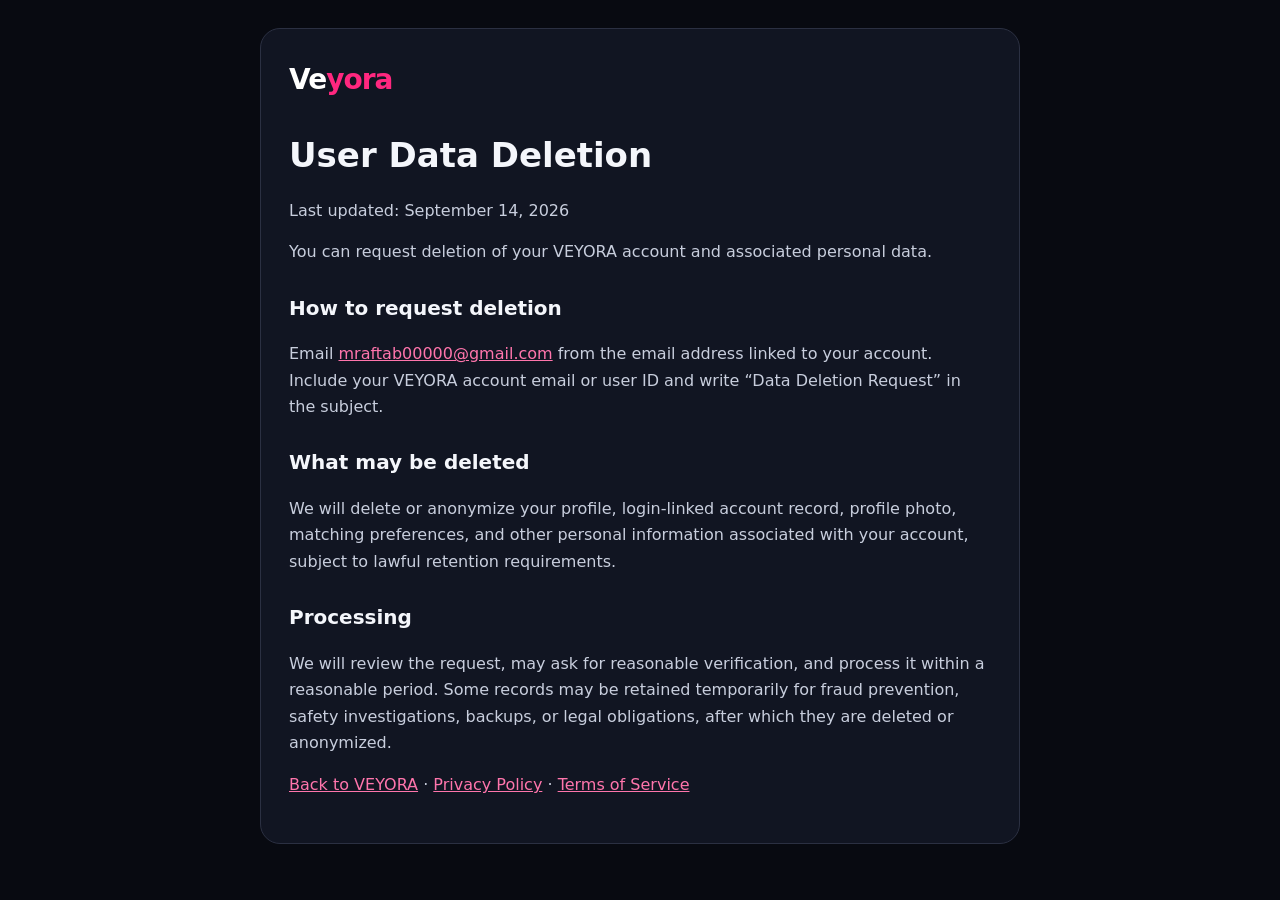
<file: data-deletion.html>
<!doctype html><html lang="en"><head><meta charset="utf-8"><meta name="viewport" content="width=device-width,initial-scale=1"><title>Data Deletion — VEYORA</title><link rel="stylesheet" href="styles.css"></head><body class="legalPage"><main class="legalCard"><a class="logo" href="index.html">Ve<span>yora</span></a><h1>User Data Deletion</h1><p class="muted">Last updated: September 14, 2026</p><p>You can request deletion of your VEYORA account and associated personal data.</p><h2>How to request deletion</h2><p>Email <a href="mailto:mraftab00000@gmail.com?subject=VEYORA%20Data%20Deletion%20Request">mraftab00000@gmail.com</a> from the email address linked to your account. Include your VEYORA account email or user ID and write “Data Deletion Request” in the subject.</p><h2>What may be deleted</h2><p>We will delete or anonymize your profile, login-linked account record, profile photo, matching preferences, and other personal information associated with your account, subject to lawful retention requirements.</p><h2>Processing</h2><p>We will review the request, may ask for reasonable verification, and process it within a reasonable period. Some records may be retained temporarily for fraud prevention, safety investigations, backups, or legal obligations, after which they are deleted or anonymized.</p><p><a href="index.html">Back to VEYORA</a> · <a href="privacy-policy.html">Privacy Policy</a> · <a href="terms.html">Terms of Service</a></p></main></body></html>
</file>
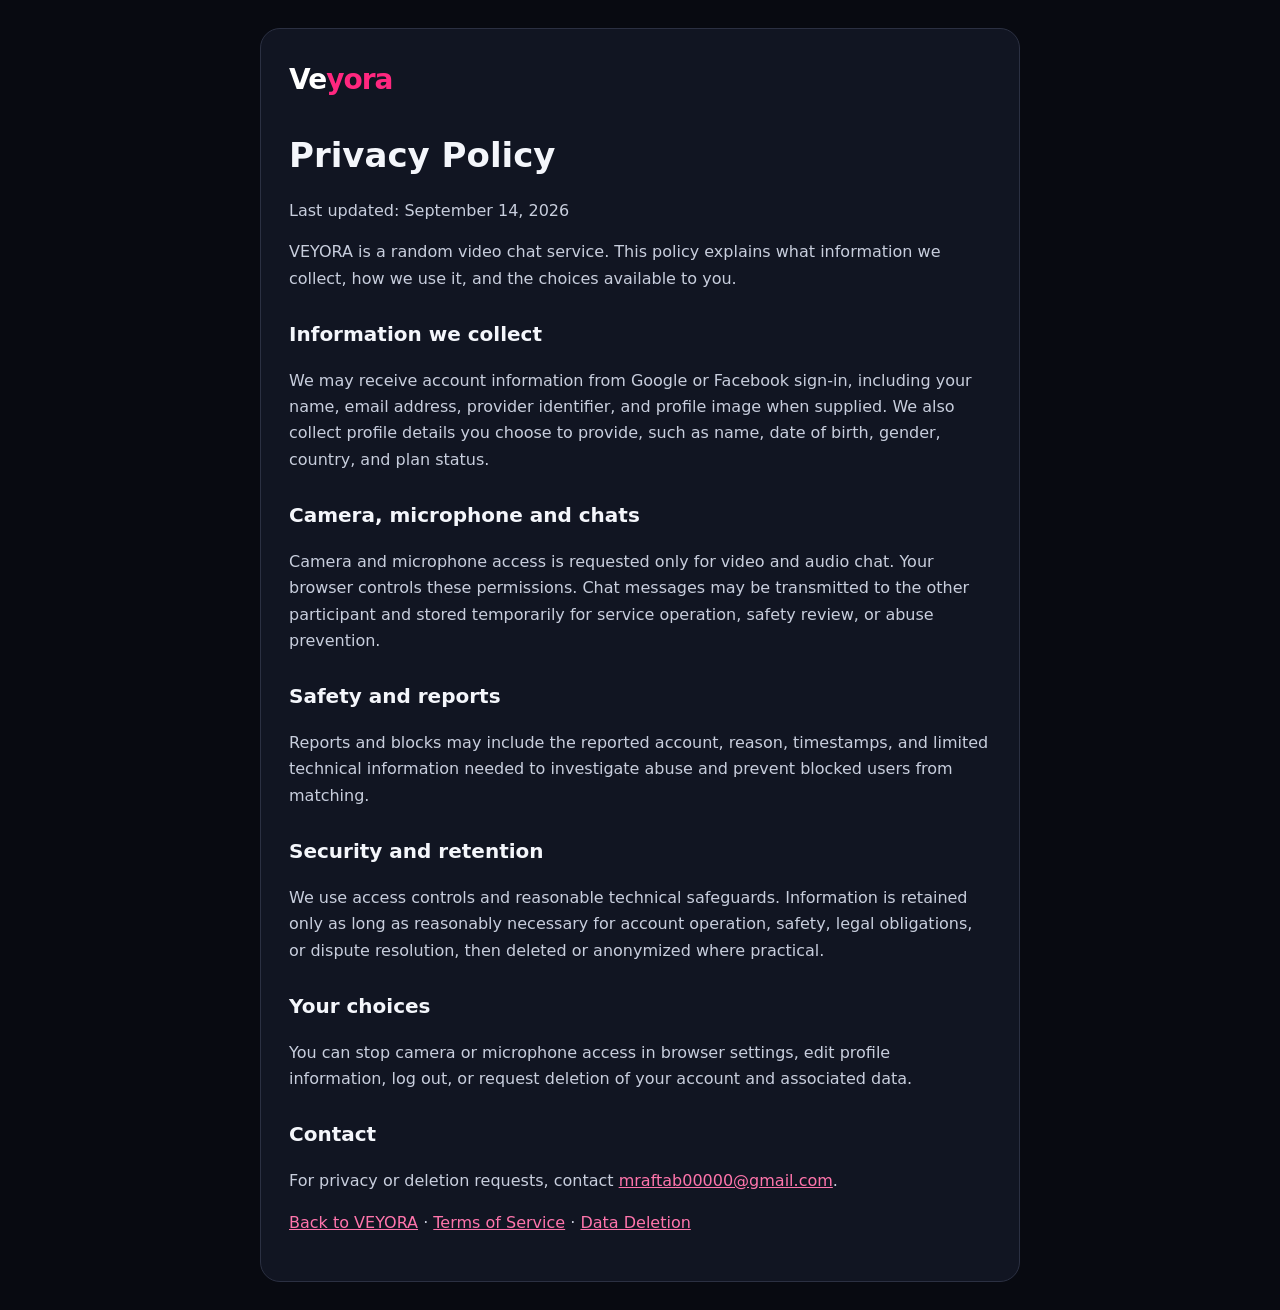
<file: privacy-policy.html>
<!doctype html><html lang="en"><head><meta charset="utf-8"><meta name="viewport" content="width=device-width,initial-scale=1"><title>Privacy Policy — VEYORA</title><link rel="stylesheet" href="styles.css"></head><body class="legalPage"><main class="legalCard"><a class="logo" href="index.html">Ve<span>yora</span></a><h1>Privacy Policy</h1><p class="muted">Last updated: September 14, 2026</p><p>VEYORA is a random video chat service. This policy explains what information we collect, how we use it, and the choices available to you.</p><h2>Information we collect</h2><p>We may receive account information from Google or Facebook sign-in, including your name, email address, provider identifier, and profile image when supplied. We also collect profile details you choose to provide, such as name, date of birth, gender, country, and plan status.</p><h2>Camera, microphone and chats</h2><p>Camera and microphone access is requested only for video and audio chat. Your browser controls these permissions. Chat messages may be transmitted to the other participant and stored temporarily for service operation, safety review, or abuse prevention.</p><h2>Safety and reports</h2><p>Reports and blocks may include the reported account, reason, timestamps, and limited technical information needed to investigate abuse and prevent blocked users from matching.</p><h2>Security and retention</h2><p>We use access controls and reasonable technical safeguards. Information is retained only as long as reasonably necessary for account operation, safety, legal obligations, or dispute resolution, then deleted or anonymized where practical.</p><h2>Your choices</h2><p>You can stop camera or microphone access in browser settings, edit profile information, log out, or request deletion of your account and associated data.</p><h2>Contact</h2><p>For privacy or deletion requests, contact <a href="mailto:mraftab00000@gmail.com">mraftab00000@gmail.com</a>.</p><p><a href="index.html">Back to VEYORA</a> · <a href="terms.html">Terms of Service</a> · <a href="data-deletion.html">Data Deletion</a></p></main></body></html>
</file>
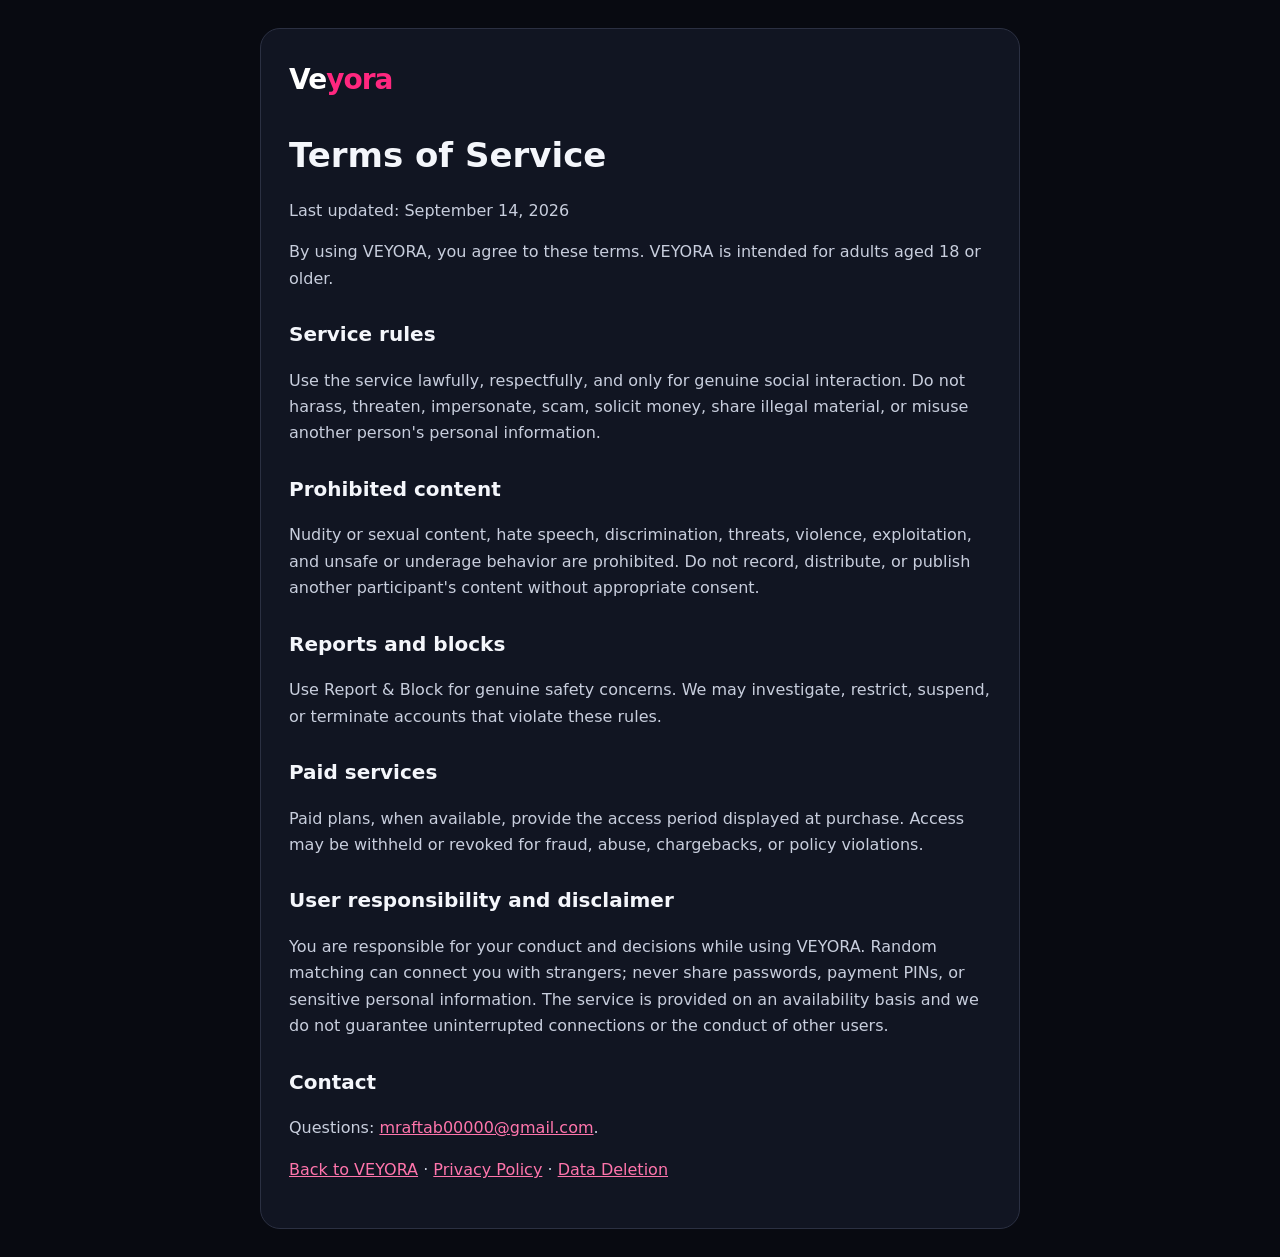
<file: terms.html>
<!doctype html><html lang="en"><head><meta charset="utf-8"><meta name="viewport" content="width=device-width,initial-scale=1"><title>Terms of Service — VEYORA</title><link rel="stylesheet" href="styles.css"></head><body class="legalPage"><main class="legalCard"><a class="logo" href="index.html">Ve<span>yora</span></a><h1>Terms of Service</h1><p class="muted">Last updated: September 14, 2026</p><p>By using VEYORA, you agree to these terms. VEYORA is intended for adults aged 18 or older.</p><h2>Service rules</h2><p>Use the service lawfully, respectfully, and only for genuine social interaction. Do not harass, threaten, impersonate, scam, solicit money, share illegal material, or misuse another person's personal information.</p><h2>Prohibited content</h2><p>Nudity or sexual content, hate speech, discrimination, threats, violence, exploitation, and unsafe or underage behavior are prohibited. Do not record, distribute, or publish another participant's content without appropriate consent.</p><h2>Reports and blocks</h2><p>Use Report &amp; Block for genuine safety concerns. We may investigate, restrict, suspend, or terminate accounts that violate these rules.</p><h2>Paid services</h2><p>Paid plans, when available, provide the access period displayed at purchase. Access may be withheld or revoked for fraud, abuse, chargebacks, or policy violations.</p><h2>User responsibility and disclaimer</h2><p>You are responsible for your conduct and decisions while using VEYORA. Random matching can connect you with strangers; never share passwords, payment PINs, or sensitive personal information. The service is provided on an availability basis and we do not guarantee uninterrupted connections or the conduct of other users.</p><h2>Contact</h2><p>Questions: <a href="mailto:mraftab00000@gmail.com">mraftab00000@gmail.com</a>.</p><p><a href="index.html">Back to VEYORA</a> · <a href="privacy-policy.html">Privacy Policy</a> · <a href="data-deletion.html">Data Deletion</a></p></main></body></html>
</file>
<file: styles.css>
*{box-sizing:border-box}html,body{margin:0;min-height:100%;background:#070810;color:#f7f7fb;font-family:Inter,system-ui,-apple-system,BlinkMacSystemFont,"Segoe UI",sans-serif}button,input,select{font:inherit}.hidden{display:none!important}.app{min-height:100vh}.screenPage{min-height:100vh}.brand,.logo{font-weight:950;letter-spacing:-1px;color:#fff}.brand{font-size:48px}.brand span,.logo span{color:#ff277f}.authScreen{display:grid;place-items:center;padding:32px 18px;background:radial-gradient(circle at 50% 15%,#1a1020 0,#070810 45%)}.authHero{text-align:center;max-width:720px;margin-bottom:22px}.authHero h1{font-size:56px;line-height:1.02;margin:28px 0 12px}.authHero h1 span{background:linear-gradient(90deg,#ff277f,#9a62ff);color:transparent;background-clip:text}.authHero p{color:#9ba0b3;font-size:17px}.authPill,.stepBadge{display:inline-block;border:1px solid #51304d;border-radius:999px;color:#ff76af;padding:8px 13px;font-size:12px;font-weight:850}.authCard{width:min(430px,100%);background:#11131e;border:1px solid #2b2f42;border-radius:24px;padding:26px;box-shadow:0 20px 60px #0008}.authCard h2{margin:0 0 7px;font-size:27px}.muted{color:#9ba0b3;line-height:1.5}.authBtn{width:100%;padding:14px;border:0;border-radius:12px;color:#fff;font-weight:800;margin-top:9px;cursor:pointer}.google{background:#f4f5f7;color:#171820}.fb{background:#1877f2}.primary{background:#ff277f}.divider{text-align:center;color:#73788c;margin:16px 0}.authCard input,.field input,.countryCard select{width:100%;padding:14px;background:#0a0c13;border:1px solid #303448;border-radius:12px;color:#fff;outline:none}.authCard small{display:block;color:#70768a;text-align:center;margin-top:14px}.authmsg,.formMsg{color:#ff8bb7;font-size:13px;text-align:center;min-height:18px}.simpleHeader,.mainHeader{height:78px;padding:0 26px;display:flex;align-items:center;border-bottom:1px solid #242737}.simpleHeader .logo,.mainHeader .logo{font-size:28px;text-decoration:none}.simpleHeader span{margin-left:auto;color:#8f95a8;font-size:13px}.formWrap{width:min(620px,100%);margin:auto;padding:42px 22px 60px}.formWrap h1{font-size:40px;margin:18px 0 7px}.photoBox{display:flex;align-items:center;gap:18px;margin:26px 0}.photoPreview{width:92px;height:92px;border-radius:50%;background:#171a28;border:2px solid #34384c;display:grid;place-items:center;font-size:38px;overflow:hidden}.photoPreview img{width:100%;height:100%;object-fit:cover}.uploadBtn{background:#252a3b;border:1px solid #363b50;padding:12px 15px;border-radius:11px;cursor:pointer;font-weight:750}.field{display:block;margin-top:18px;color:#aeb3c2;font-size:13px}.field input{margin-top:8px}.genderGrid{display:grid;grid-template-columns:repeat(3,1fr);gap:9px;margin-top:8px}.genderGrid button{padding:13px;border-radius:12px;border:1px solid #303448;background:#11131e;color:#cdd1dc;cursor:pointer}.genderGrid button.active{background:#ff277f;border-color:#ff277f;color:#fff}.bigBtn,.startBtn{width:100%;border:0;border-radius:13px;padding:15px;background:linear-gradient(90deg,#ff277f,#9a4fff);color:#fff;font-weight:900;font-size:16px;cursor:pointer}.bigBtn{margin-top:25px}.mainHeader{gap:18px}.online{margin-left:auto;color:#70efad;font-size:15px}.online i,.liveDot{display:inline-block;width:10px;height:10px;border-radius:50%;background:#70efad;box-shadow:0 0 12px #70efad;margin-right:7px}.ghostBtn{background:#171a27;color:#d4d7e2;border:1px solid #2e3345;border-radius:10px;padding:9px 13px}.matchWrap{width:min(720px,100%);margin:auto;padding:65px 22px}.matchTitle{text-align:center}.matchTitle h1{font-size:42px;margin:17px 0 8px}.countryCard{margin-top:30px;background:#10121c;border:1px solid #2b2f42;border-radius:18px;padding:20px}.countryCard label{display:block;color:#9ba0b3;font-size:13px;margin-bottom:8px}.accessCard{margin-top:14px;background:#10121c;border:1px solid #2b2f42;border-radius:18px;padding:20px}.accessHead{display:flex;justify-content:space-between;align-items:flex-start;gap:12px}.accessHead b{font-size:19px}.accessHead p{margin:5px 0 0;font-size:13px}.accessGrid{display:grid;grid-template-columns:1fr 1fr;gap:12px;margin-top:16px}.accessOption{padding:17px;border-radius:14px;border:1px solid #303448;background:#171a25;color:#fff;text-align:left;cursor:pointer}.accessOption strong,.accessOption small{display:block}.accessOption small{color:#8f95a8;margin-top:6px}.accessOption.active{border-color:#ff277f;background:#281323;box-shadow:0 0 0 1px #ff277f33}.paidPlans{margin-top:12px;display:grid;grid-template-columns:repeat(3,1fr);gap:9px}.paidPlans button{padding:14px 8px;border-radius:12px;border:1px solid #303448;background:#171a25;color:#fff;cursor:pointer}.paidPlans button.selected{border-color:#ff277f;background:#281323}.paidPlans b,.paidPlans span{display:block}.paidPlans span{color:#9ba0b3;font-size:12px;margin-top:4px}.paidPlans .formMsg{grid-column:1/-1;margin:2px 0 0}@media(max-width:700px){.accessGrid,.paidPlans{grid-template-columns:1fr}.accessHead{display:block}.accessHead .authPill{margin-top:10px}}
.liveCard{margin-top:14px;background:#10121c;border:1px solid #2b2f42;border-radius:18px;padding:20px;display:flex;align-items:center;justify-content:space-between}.liveCard b{font-size:17px}.liveCard strong{font-size:31px;color:#70efad}.liveCard p{margin:5px 0 0;font-size:12px}.startBtn{margin-top:16px;font-size:18px;padding:17px;text-align:center;position:relative;display:flex;align-items:center;justify-content:center;gap:8px}.startBtn>span:last-child{position:absolute;right:18px}.safetyRow{display:grid;grid-template-columns:1fr 1fr;gap:12px;margin-top:16px}.safetyRow>div{padding:18px;background:#0f111a;border:1px solid #292d3e;border-radius:15px}.safetyRow b,.safetyRow small{display:block;margin-top:5px}.safetyRow small{color:#858b9e}.videoScreen{position:fixed;inset:0;background:#030407;z-index:20;display:flex;flex-direction:column}.videoTop{height:64px;display:flex;align-items:center;padding:0 16px;background:#080a10cc;position:absolute;left:0;right:0;top:0;z-index:3}.smallBrand{font-size:25px}.videoStatus{margin:auto;color:#cbd0dc;font-size:13px}.circleBtn{width:38px;height:38px;border-radius:50%;background:#191c27;color:#fff;border:1px solid #33384b;font-size:24px}.videoStage{flex:1;position:relative;overflow:hidden}.remoteVideo{position:absolute;inset:0;display:grid;place-items:center;align-content:center;background:radial-gradient(circle at 50% 40%,#1b1d2b,#05060a 65%);text-align:center}.remoteVideo h2{margin:16px 0 5px}.remoteVideo p{color:#858b9e}.searchSpinner{width:54px;height:54px;border:4px solid #35394b;border-top-color:#ff277f;border-radius:50%;animation:spin 1s linear infinite}@keyframes spin{to{transform:rotate(360deg)}}.localVideo{position:absolute;right:16px;top:80px;width:min(30vw,260px);aspect-ratio:9/13;background:#11131c;border:2px solid #4a4f63;border-radius:14px;overflow:hidden;box-shadow:0 12px 40px #0008}.localVideo video{width:100%;height:100%;object-fit:cover}.youTag{position:absolute;left:8px;bottom:8px;background:#000b;padding:6px 9px;border-radius:8px;font-size:12px}.videoBottom{padding:14px 16px 20px;background:linear-gradient(transparent,#05060a 25%)}.callHint{text-align:center;color:#8f95a8;font-size:12px;margin-bottom:12px}.controls{display:flex;justify-content:center;gap:10px}.control,.nextControl{border:1px solid #303448;background:#171a25;color:#fff;border-radius:50%;width:50px;height:50px;cursor:pointer}.nextControl{width:105px;border-radius:14px;background:linear-gradient(90deg,#ff277f,#974fff);font-weight:900}.danger{color:#ff7894}.disabled{opacity:.45}@media(max-width:700px){.authHero h1{font-size:42px}.brand{font-size:40px}.matchTitle h1{font-size:34px}.simpleHeader,.mainHeader{padding:0 17px}.online{font-size:12px}.safetyRow{grid-template-columns:1fr}.localVideo{width:110px;top:76px}.videoStatus{font-size:11px}.controls{gap:7px}}

/* Veyora continuation UI */
.countryCard select{max-height:52px}
.videoStage{background:#030407}
.remotePlaceholder{display:grid;place-items:center;text-align:center}
.otherUserAvatar{width:82px;height:82px;border-radius:50%;display:grid;place-items:center;background:#171a27;border:1px solid #34384b;font-size:40px;margin-bottom:16px}
.reactionBar{position:absolute;right:18px;bottom:118px;z-index:4;display:flex;gap:7px}
.reactionBar button{width:42px;height:42px;border:1px solid #303448;background:#171a25cc;border-radius:50%;cursor:pointer;font-size:20px}
.reactionBar button:active{transform:scale(1.12)}
.sidePanel,.safetyPanel{position:absolute;right:16px;top:78px;bottom:92px;width:min(380px,calc(100% - 32px));background:#10121c;border:1px solid #303448;border-radius:18px;z-index:8;box-shadow:0 18px 60px #000b;overflow:hidden;display:flex;flex-direction:column}
.panelHeader{display:flex;align-items:center;justify-content:space-between;padding:17px 18px;border-bottom:1px solid #292d3e}
.panelClose{border:0;background:transparent;color:#fff;font-size:25px;cursor:pointer}
.chatMessages{flex:1;padding:16px;overflow:auto}
.emptyChat{color:#858b9e;text-align:center;font-size:13px;margin-top:30px}
.chatBubble{background:#1a1d2a;border:1px solid #2d3244;border-radius:12px;padding:9px 11px;margin-bottom:8px;max-width:85%;font-size:13px}
.chatBubble.you{margin-left:auto;background:#281323;border-color:#5a2847}
.chatForm{display:flex;gap:8px;padding:12px;border-top:1px solid #292d3e}
.chatForm input{min-width:0;flex:1;padding:11px 12px;background:#080a10;border:1px solid #303448;border-radius:10px;color:#fff;outline:none}
.chatForm button,.reportAction{border:0;border-radius:10px;background:#ff277f;color:#fff;font-weight:800;padding:10px 14px;cursor:pointer}
.settingsList{padding:8px;overflow:auto}
.settingItem{width:100%;display:grid;grid-template-columns:30px 1fr 18px;gap:10px;align-items:center;text-align:left;padding:14px 12px;border:0;border-bottom:1px solid #242838;background:transparent;color:#fff;cursor:pointer}
.settingItem>span:first-child{font-size:20px}
.settingItem small{display:block;color:#858b9e;margin-top:3px}
.settingItem strong{color:#858b9e;font-size:22px}
.settingsMessage{padding:12px 16px;color:#ff8bb7;font-size:12px;min-height:18px}
.safetyPanel{top:auto;right:50%;transform:translateX(50%);bottom:104px;width:min(460px,calc(100% - 32px));height:auto;padding-bottom:14px}
.safetyPanel>p{padding:0 18px;color:#b8bdca;font-size:13px;line-height:1.55}
.reportAction{margin:0 18px}
@media(max-width:700px){
 .reactionBar{right:10px;bottom:116px}
 .reactionBar button{width:38px;height:38px;font-size:18px}
 .sidePanel{top:70px;right:8px;width:calc(100% - 16px)}
}
@keyframes floatReaction{0%{transform:translateY(0) scale(.8);opacity:0}20%{opacity:1}100%{transform:translateY(-170px) scale(1.15);opacity:0}}\n
/* Two equal full-width video panes — mobile safe */
.videoScreen{
  position:fixed;
  inset:0;
  width:100vw;
  height:100dvh;
  min-height:100dvh;
  overflow:hidden;
  background:#030407;
  z-index:20;
  display:flex;
  flex-direction:column;
}
.videoStage{
  flex:1 1 0;
  min-height:0;
  width:100%;
  position:relative;
  display:grid;
  grid-template-columns:1fr;
  grid-template-rows:1fr 1fr;
  overflow:hidden;
  background:#030407;
}
.remoteVideo,
.localVideo{
  position:relative;
  inset:auto;
  left:auto;
  right:auto;
  top:auto;
  bottom:auto;
  width:100%;
  height:100%;
  min-width:0;
  min-height:0;
  margin:0;
  padding:0;
  border:0;
  border-radius:0;
  box-shadow:none;
  overflow:hidden;
  background:#030407;
}
.remoteVideo{grid-row:1;grid-column:1;}
.localVideo{grid-row:2;grid-column:1;}
.remoteVideo video,
.localVideo video,
#cameraPreview{
  position:absolute;
  inset:0;
  width:100% !important;
  height:100% !important;
  min-width:0 !important;
  min-height:0 !important;
  max-width:none;
  max-height:none;
  display:block;
  object-fit:cover;
  object-position:center center;
  margin:0;
  padding:0;
  border:0;
  background:#000;
}
.remotePlaceholder{
  width:100%;
  height:100%;
  display:grid;
  place-items:center;
  align-content:center;
  text-align:center;
  margin:0;
  padding:20px;
}
.youTag{left:12px;bottom:12px;z-index:2;}
.videoTop{z-index:3;}
.reactionBar{z-index:4;}
.videoBottom{position:relative;z-index:3;flex:0 0 auto;}

@media(max-width:700px){
  .videoStage{grid-template-rows:minmax(0,1fr) minmax(0,1fr);}
  .remoteVideo video,
  .localVideo video,
  #cameraPreview{
    object-fit:cover;
    object-position:center center;
  }
  .reactionBar{right:10px;bottom:116px;}
  .reactionBar button{width:38px;height:38px;font-size:18px;}
}

/* Final mobile-safe two-pane camera layout: keep both panes rendered and keep local camera visible. */
.videoStage{
  display:grid !important;
  grid-template-columns:1fr !important;
  grid-template-rows:repeat(2,minmax(0,1fr)) !important;
  flex:1 1 0 !important;
  min-height:0 !important;
  height:auto !important;
  overflow:hidden !important;
}
.videoStage > .remoteVideo{
  grid-area:1 / 1 !important;
  position:relative !important;
  width:100% !important;
  height:100% !important;
  min-height:0 !important;
  z-index:1 !important;
}
.videoStage > .localVideo{
  grid-area:2 / 1 !important;
  position:relative !important;
  display:block !important;
  width:100% !important;
  height:100% !important;
  min-height:0 !important;
  max-width:none !important;
  aspect-ratio:auto !important;
  z-index:2 !important;
  visibility:visible !important;
  opacity:1 !important;
  background:#030407 !important;
}
#cameraPreview{
  display:block !important;
  width:100% !important;
  height:100% !important;
  min-width:0 !important;
  min-height:0 !important;
  max-width:none !important;
  object-fit:cover !important;
  object-position:center center !important;
  visibility:visible !important;
  opacity:1 !important;
}


/* Mobile full-screen two-pane video layout */
.videoStage{
  position:absolute !important;
  inset:0 !important;
  width:100% !important;
  height:100% !important;
  display:grid !important;
  grid-template-columns:1fr !important;
  grid-template-rows:50% 50% !important;
  overflow:hidden !important;
  background:transparent !important;
  z-index:1 !important;
}
.videoStage > .remoteVideo,
.videoStage > .localVideo{
  position:relative !important;
  inset:auto !important;
  left:auto !important;
  right:auto !important;
  top:auto !important;
  bottom:auto !important;
  width:100% !important;
  height:100% !important;
  min-width:0 !important;
  min-height:0 !important;
  margin:0 !important;
  padding:0 !important;
  border:0 !important;
  border-radius:0 !important;
  box-shadow:none !important;
  overflow:hidden !important;
}
.videoStage > .remoteVideo{grid-area:1 / 1 !important;}
.videoStage > .localVideo{grid-area:2 / 1 !important;}
.videoStage > .remoteVideo video,
.videoStage > .localVideo video,
.videoStage #cameraPreview{
  position:absolute !important;
  inset:0 !important;
  width:100% !important;
  height:100% !important;
  object-fit:cover !important;
  object-position:center !important;
  display:block !important;
  margin:0 !important;
  padding:0 !important;
  border:0 !important;
  background:#000 !important;
}
.videoTop,
.videoBottom,
.reactionBar{z-index:5 !important;}
.videoTop{background:linear-gradient(#080a10cc,#080a1000) !important;}
.videoBottom{
  position:absolute !important;
  left:0 !important;
  right:0 !important;
  bottom:0 !important;
  padding:10px 10px 14px !important;
  background:transparent !important;
}
.callHint{font-size:11px !important;margin-bottom:8px !important;}
.controls{gap:7px !important;}
.control,.nextControl{
  width:42px !important;
  height:42px !important;
  border:1px solid #3a3f50 !important;
  background:#151824b8 !important;
  color:#e9ebf2 !important;
  box-shadow:none !important;
  opacity:.9 !important;
}
.nextControl{
  width:92px !important;
  border-radius:12px !important;
  background:linear-gradient(90deg,#ef2a7d,#9852ea) !important;
  font-size:14px !important;
}
.reactionBar{right:8px !important;bottom:104px !important;gap:5px !important;}
.reactionBar button{width:36px !important;height:36px !important;font-size:17px !important;background:#151824b8 !important;opacity:.9 !important;}
.youTag{font-size:11px !important;padding:5px 8px !important;left:10px !important;bottom:10px !important;z-index:6 !important;}
@media(max-width:700px){
  .videoStage{grid-template-rows:50% 50% !important;}
  .videoTop{height:64px !important;padding:0 12px !important;}
  .smallBrand{font-size:24px !important;}
  .circleBtn{width:36px !important;height:36px !important;font-size:21px !important;}
  .videoStatus{font-size:11px !important;}
  .videoBottom{padding:9px 8px 13px !important;}
  .control,.nextControl{width:40px !important;height:40px !important;}
  .nextControl{width:88px !important;}
}


/* Compact on-video chat: no large chat panel */
#chatPanel{display:none!important}
.chatComposer{position:absolute;left:12px;right:12px;bottom:86px;z-index:9}
.chatOverlayForm{display:flex;gap:7px;max-width:520px;margin:auto;padding:5px;border-radius:18px;background:rgba(7,8,16,.72);border:1px solid rgba(120,126,150,.28);backdrop-filter:blur(10px)}
.chatOverlayForm input{min-width:0;flex:1;padding:9px 12px;border:0;outline:none;background:transparent;color:#fff;font-size:14px}
.chatOverlayForm input::placeholder{color:#a1a6b6}
.chatOverlayForm button{border:0;border-radius:13px;padding:8px 13px;background:#ff277f;color:#fff;font-weight:750;font-size:13px}
.chatOverlayMessages{position:absolute;left:8px;bottom:145px;z-index:7;display:flex;flex-direction:column;align-items:flex-start;gap:5px;max-width:min(68vw,320px);pointer-events:none}
.chatOverlayBubble{background:transparent;border:0;border-radius:0;padding:3px 0;color:#fff;font-size:12px;line-height:1.25;box-shadow:none;backdrop-filter:none;text-shadow:0 1px 2px rgba(0,0,0,.35)}

@media(max-width:700px){
 .chatComposer{bottom:78px;left:10px;right:10px}
 .chatOverlayMessages{left:8px;bottom:130px;max-width:72vw}
 .chatOverlayBubble{font-size:12px;padding:3px 0}
}

/* Final mobile control arrangement */
.videoTop{padding:0 10px !important;}
.videoTop .smallBrand{margin-right:auto !important;}
.videoStatus{display:none !important;}
.videoTop .circleBtn{flex:0 0 40px !important;width:40px !important;height:40px !important;margin-left:10px !important;background:transparent !important;border-color:rgba(120,126,150,.42) !important;opacity:.72 !important;}
.videoTop .circleBtn + .circleBtn{margin-left:2px !important;}

.controls{position:relative !important;width:100% !important;height:48px !important;display:flex !important;align-items:center !important;justify-content:flex-start !important;gap:12px !important;padding:0 6px !important;}
.control,.nextControl{width:40px !important;height:40px !important;background:rgba(20,23,35,.38) !important;border-color:rgba(130,136,158,.30) !important;opacity:.72 !important;box-shadow:none !important;}
.control:hover,.control:focus,.nextControl:hover,.nextControl:focus{background:inherit !important;}
#switchCamBtn{order:1 !important;}
#micBtn{order:2 !important;}
#camBtn{order:3 !important;}
#chatBtn{order:4 !important;}
#safetyBtn{order:5 !important;}
#nextBtn{order:6 !important;margin-left:auto !important;width:82px !important;height:40px !important;border-radius:12px !important;font-size:14px !important;background:rgba(239,42,125,.78) !important;border:0 !important;}

.matchInfoOverlay{position:absolute;left:14px;bottom:88px;z-index:6;display:flex;flex-direction:column;align-items:flex-start;gap:7px;color:#fff;text-shadow:0 1px 5px rgba(0,0,0,.5);font-size:14px;}
.connectionLine,.countryLine,.genderLine{display:flex;align-items:center;gap:8px;}
.omeMini{display:inline-flex;align-items:center;justify-content:center;width:36px;height:22px;border-radius:6px;background:rgba(255,255,255,.68);color:#ff5b32;font-weight:900;font-size:10px;text-shadow:none;}
.omeMini span{color:#ff744d;}
.countryLine span:first-child,.genderLine span:first-child{font-size:20px;line-height:1;}
.reportOverlayBtn{margin-top:3px;padding:9px 13px;border-radius:10px;border:1px solid rgba(255,255,255,.18);background:rgba(20,23,35,.34);color:#fff;font-weight:700;font-size:12px;opacity:.85;}

@media(max-width:700px){
  .videoTop{height:58px !important;padding:0 8px !important;}
  .videoTop .smallBrand{font-size:23px !important;}
  .videoTop .circleBtn{width:38px !important;height:38px !important;flex-basis:38px !important;font-size:20px !important;margin-left:7px !important;}
  .videoTop .circleBtn + .circleBtn{margin-left:1px !important;}
  .videoBottom{padding:7px 8px 10px !important;}
  .controls{gap:10px !important;height:44px !important;padding:0 4px !important;}
  .control{width:38px !important;height:38px !important;font-size:18px !important;}
  #nextBtn{width:80px !important;height:38px !important;font-size:13px !important;}
  .matchInfoOverlay{left:13px;bottom:82px;gap:6px;font-size:13px;}
  .reportOverlayBtn{padding:8px 12px;font-size:11px;}
}


/* Requested final partner-info placement */
.matchInfoOverlay{
  position:absolute !important;
  left:14px !important;
  bottom:14px !important;
  z-index:6 !important;
  display:flex !important;
  flex-direction:column !important;
  align-items:flex-start !important;
  gap:0 !important;
  color:#fff !important;
  text-shadow:0 1px 5px rgba(0,0,0,.5) !important;
  font-size:15px !important;
  pointer-events:none !important;
}
.matchInfoOverlay .countryLine{display:flex !important;align-items:center !important;gap:9px !important;}
.matchInfoOverlay .countryLine span:first-child{font-size:24px !important;line-height:1 !important;}
.matchInfoOverlay #matchFlag{font-size:22px !important;line-height:1 !important;}
.matchInfoOverlay #matchCountry{font-size:15px !important;}
.matchInfoOverlay .genderLine,.matchInfoOverlay .connectionLine,.matchInfoOverlay .reportOverlayBtn{display:none !important;}
#safetyBtn{display:none !important;}
@media(max-width:700px){
  .matchInfoOverlay{left:12px !important;bottom:12px !important;font-size:14px !important;}
  .matchInfoOverlay .countryLine{gap:8px !important;}
  .matchInfoOverlay .countryLine span:first-child{font-size:22px !important;}
  .matchInfoOverlay #matchFlag{font-size:20px !important;}
  .matchInfoOverlay #matchCountry{font-size:14px !important;}
}

/* Final requested chat/input and clean control-area fixes */
#chatOverlayInput{font-size:16px !important;}
.chatOverlayForm input{font-size:16px !important;}
.videoBottom{background:transparent !important;box-shadow:none !important;border:0 !important;}
.controls,.control,.nextControl{box-shadow:none !important;}
.control,.nextControl{border:0 !important;}

/* Profile / account panel */
.accountPanel{position:fixed;inset:0;z-index:80;display:flex;align-items:flex-start;justify-content:flex-end;padding:78px 18px 18px;background:rgba(0,0,0,.28);backdrop-filter:blur(2px)}
.accountPanel.hidden{display:none!important}
.accountCard{width:min(430px,calc(100vw - 28px));max-height:calc(100vh - 96px);overflow:auto;background:#10121c;border:1px solid #30364b;border-radius:22px;padding:20px;box-shadow:0 18px 60px rgba(0,0,0,.25)}
.accountHeader{display:flex;align-items:center;justify-content:space-between;gap:14px;margin-bottom:18px}.accountHeader b{display:block;font-size:22px}.accountHeader small{display:block;color:#9da4b8;margin-top:3px}.accountIdentity{display:flex;align-items:center;gap:14px;padding:14px;border:1px solid #2d3347;border-radius:16px;margin-bottom:16px}.accountPhoto{width:68px;height:68px;border-radius:50%;overflow:hidden;display:grid;place-items:center;background:#191d2b;font-size:30px;flex:0 0 auto}.accountPhoto img{width:100%;height:100%;object-fit:cover}.accountIdentity h2{margin:0 0 4px;font-size:20px}.accountIdentity p{margin:0;color:#8f96aa;font-size:12px;word-break:break-all}.accountDetails{display:grid;gap:12px}.accountDetails label,.accountDetails>div{display:grid;gap:7px;color:#a8aec0;font-size:13px}.accountDetails input{width:100%;padding:12px 13px;border:1px solid #30364b;border-radius:12px;background:#080a10;color:#fff;font:inherit;outline:none}.accountDetails input:focus{border-color:#ff2a80}.accountGender{display:flex;gap:7px}.accountGender button{flex:1;padding:10px 7px;border:1px solid #30364b;border-radius:11px;background:#151824;color:#dfe3ec;font-weight:700}.accountGender button.active{border-color:#ff2a80;background:#321528}.accountRow{display:flex!important;align-items:center;justify-content:space-between;gap:12px;padding:12px 0;border-top:1px solid #252a3a}.accountRow b{color:#fff}.accountActions{display:flex;gap:10px;margin-top:18px}.accountActions .bigBtn{flex:1}.logoutAction{border:1px solid #6d344e;background:transparent;color:#ff7cac;border-radius:12px;padding:0 15px;font-weight:700}.accountCard .formMsg{min-height:18px}
@media(max-width:700px){.accountPanel{padding:64px 10px 10px}.accountCard{width:100%;max-height:calc(100vh - 74px);border-radius:18px;padding:16px}.accountGender button{font-size:12px}.accountActions{position:sticky;bottom:0;background:#10121c;padding-top:10px}}
.accountPhotoBtn{display:inline-flex;align-items:center;justify-content:center;align-self:center;padding:8px 10px;border:1px solid #30364b;border-radius:10px;background:#151824;color:#dfe3ec;font-size:11px;font-weight:700;cursor:pointer}


/* Final requested chat + provider logo fixes */
.authBtn{display:flex;align-items:center;justify-content:center;gap:10px}
.providerLogo{display:inline-flex;align-items:center;justify-content:center;width:25px;height:25px;flex:0 0 25px;font-weight:900;line-height:1}
.googleLogo{font-family:Arial,sans-serif;font-size:23px;font-weight:700;background:conic-gradient(from -45deg,#4285f4 0 25%,#34a853 25% 50%,#fbbc05 50% 75%,#ea4335 75% 100%);color:transparent;background-clip:text;-webkit-background-clip:text}
.facebookLogo{font-family:Arial,sans-serif;font-size:25px;font-weight:900;color:#fff;align-items:flex-end}
.phoneLogo{font-size:21px;color:#fff}

/* Messages stay in one clean left-aligned column instead of jumping around the video. */
.chatOverlayMessages{left:18px !important;right:auto !important;bottom:132px !important;width:min(78vw,360px) !important;max-width:none !important;display:flex !important;flex-direction:column !important;align-items:flex-start !important;justify-content:flex-end !important;gap:4px !important;overflow:hidden !important;pointer-events:none !important;text-align:left !important}
.chatOverlayBubble{display:block !important;width:auto !important;max-width:100% !important;margin:0 !important;padding:2px 0 !important;text-align:left !important;white-space:normal !important;word-break:break-word !important;color:#fff !important;font-size:13px !important;line-height:1.3 !important;background:transparent !important;border:0 !important;border-radius:0 !important;box-shadow:none !important;text-shadow:0 1px 3px rgba(0,0,0,.28) !important}
.chatOverlayBubble strong{font-weight:800;margin-right:4px}
@media(max-width:700px){
 .chatOverlayMessages{left:18px !important;bottom:122px !important;width:78vw !important;max-height:42vh !important}
 .chatOverlayBubble{font-size:13px !important}
}


/* Final requested message-area fix: messages belong only to the local/user video. */
.localVideo{position:relative !important;}
.localVideo .chatOverlayMessages{
  position:absolute !important;
  left:18px !important;
  right:18px !important;
  top:14px !important;
  bottom:14px !important;
  width:auto !important;
  max-width:none !important;
  max-height:none !important;
  overflow-y:auto !important;
  overflow-x:hidden !important;
  display:flex !important;
  flex-direction:column !important;
  align-items:flex-start !important;
  justify-content:flex-end !important;
  gap:5px !important;
  padding:8px 0 !important;
  pointer-events:auto !important;
  z-index:8 !important;
  scrollbar-width:none !important;
}
.localVideo .chatOverlayMessages::-webkit-scrollbar{display:none !important;width:0 !important;height:0 !important;}
.localVideo .chatOverlayBubble{
  flex:0 0 auto !important;
  max-width:100% !important;
  font-size:13px !important;
  line-height:1.35 !important;
  padding:2px 0 !important;
  margin:0 !important;
  text-align:left !important;
}
/* Keep the conversation visually inside the user's half and never over the upper video. */
.videoBottom .callHint{display:none !important;}
.chatComposer{z-index:10 !important;}
@media(max-width:700px){
  .localVideo .chatOverlayMessages{left:18px !important;right:18px !important;top:12px !important;bottom:12px !important;}
  .localVideo .chatOverlayBubble{font-size:13px !important;}
}

/* Report control on the lower user's video, bottom-left with a small gap above controls. */
.quickReportBtn{
  position:absolute !important;
  left:12px !important;
  bottom:12px !important;
  z-index:12 !important;
  padding:7px 10px !important;
  border:1px solid rgba(255,255,255,.18) !important;
  border-radius:9px !important;
  background:rgba(20,23,35,.30) !important;
  color:#fff !important;
  font-size:11px !important;
  font-weight:700 !important;
  box-shadow:none !important;
}
@media(max-width:700px){
  .quickReportBtn{left:10px !important;bottom:10px !important;padding:7px 9px !important;font-size:10px !important;}
}

/* FINAL USER REQUEST — clean lower-video chat + controls, no shadows/gradients */
.videoTop{background:transparent !important;box-shadow:none !important;}
.videoBottom{
  position:absolute !important;
  left:0 !important;
  right:0 !important;
  bottom:0 !important;
  z-index:10 !important;
  padding:7px 8px 10px !important;
  background:transparent !important;
  box-shadow:none !important;
  border:0 !important;
}
.videoBottom .callHint{display:none !important;}
.controls{box-shadow:none !important;}
.control,.nextControl{box-shadow:none !important;}

/* Chat stays only in the lower/user video, above the bottom controls. */
.localVideo .chatOverlayMessages{
  left:18px !important;
  right:18px !important;
  top:48px !important;
  bottom:58px !important;
  width:auto !important;
  max-height:none !important;
  overflow-y:auto !important;
  overflow-x:hidden !important;
  padding:4px 0 !important;
  gap:5px !important;
  justify-content:flex-end !important;
  box-shadow:none !important;
  text-shadow:none !important;
}
.localVideo .chatOverlayBubble{
  text-shadow:none !important;
  box-shadow:none !important;
  background:transparent !important;
  border:0 !important;
}

/* Report is fixed at the TOP-LEFT of the lower/user video area. */
.quickReportBtn{
  left:10px !important;
  top:10px !important;
  right:auto !important;
  bottom:auto !important;
  z-index:12 !important;
  box-shadow:none !important;
}

@media(max-width:700px){
  .videoBottom{padding:7px 8px 10px !important;}
  .localVideo .chatOverlayMessages{
    left:18px !important;
    right:18px !important;
    top:48px !important;
    bottom:58px !important;
  }
  .quickReportBtn{
    left:10px !important;
    top:10px !important;
    bottom:auto !important;
  }
}

/* Settings detail content */
.settingsDetail{flex:1;min-height:0;display:flex;flex-direction:column}.settingsDetailHeader{display:flex;align-items:center;gap:12px;padding:14px 18px;border-bottom:1px solid #292d3e}.settingsDetailHeader button{border:0;background:transparent;color:#ff8bb7;font-weight:800;cursor:pointer}.settingsDetailBody{padding:16px;overflow:auto;color:#d9dce6}.settingChoices{display:grid;gap:10px}.detailChoice{width:100%;text-align:left;padding:14px;border-radius:12px;border:1px solid #303448;background:#171a25;color:#fff;cursor:pointer}.detailChoice.active{border-color:#ff277f}.detailChoice b,.detailChoice span{display:block}.detailChoice span{color:#858b9e;font-size:12px;margin-top:4px}.detailText p,.safetyChecklist p{line-height:1.55;margin:0 0 13px}.detailText b,.safetyChecklist b{color:#fff}.detailNote{color:#858b9e;font-size:12px;line-height:1.5}.reportReasons{display:grid;gap:9px}.reportReasons>button{padding:14px 15px;text-align:left;border:1px solid #303448;background:#171a25;color:#fff;border-radius:10px;cursor:pointer;font-size:15px;line-height:1.25}.reportReasons>button.active{border-color:#ff277f;background:#21131d;box-shadow:0 0 0 1px #ff277f inset}.reportReasons>button:active{transform:scale(.995)}.blockOption,.privacyToggle{display:flex;align-items:center;justify-content:space-between;gap:14px;padding:13px 0;border-top:1px solid #292d3e}.blockOption small,.privacyToggle small{display:block;color:#858b9e;font-size:12px;line-height:1.35;margin-top:3px}.blockOption input,.privacyToggle input{width:20px;height:20px;accent-color:#ff277f;flex:0 0 auto}.privacyIntro p{color:#858b9e;font-size:12px;line-height:1.5;margin:5px 0 14px}.privacyOptions{display:grid;gap:0}.privacyNote{margin-top:14px;padding:12px;border:1px solid #303448;border-radius:10px;background:#151824;color:#9da3b5;font-size:12px;line-height:1.5}.privacyNote b{color:#fff}.detailDanger{width:100%;padding:13px;border:0;border-radius:10px;background:#d92d67;color:#fff;font-weight:850;cursor:pointer}.logoutDetail p{line-height:1.55}

.reportNotice{font-size:12px;line-height:1.4;opacity:.7;margin:8px 0 12px}

/* REPORT & BLOCK — keep the entire panel inside the mobile viewport */
.safetyPanel{
  position:fixed !important;
  top:max(12px, env(safe-area-inset-top)) !important;
  bottom:max(12px, env(safe-area-inset-bottom)) !important;
  right:50% !important;
  transform:translateX(50%) !important;
  width:min(460px,calc(100vw - 20px)) !important;
  max-height:calc(100dvh - max(24px, env(safe-area-inset-top) + env(safe-area-inset-bottom) + 24px)) !important;
  height:auto !important;
  padding-bottom:12px !important;
  overflow:hidden !important;
  z-index:999 !important;
}
.safetyPanel .panelHeader,
.safetyPanel>p,
.safetyPanel .reportNotice,
.safetyPanel .reportAction{flex-shrink:0 !important;}
.safetyPanel .reportReasons{
  flex:1 1 auto !important;
  min-height:0 !important;
  overflow-y:auto !important;
  overflow-x:hidden !important;
  padding:0 18px 8px !important;
  -webkit-overflow-scrolling:touch !important;
}
.safetyPanel .reportReasons>button{width:100% !important;}
@media(max-width:700px){
  .safetyPanel{
    top:max(10px, env(safe-area-inset-top)) !important;
    bottom:max(10px, env(safe-area-inset-bottom)) !important;
    width:calc(100vw - 20px) !important;
    max-height:calc(100dvh - max(20px, env(safe-area-inset-top) + env(safe-area-inset-bottom) + 20px)) !important;
  }
}


/* Remote stream must sit above the searching placeholder once a peer track arrives. */
#remoteVideoEl{z-index:1 !important;}
#remoteVideo.hasRemoteVideo .remotePlaceholder{display:none !important;}
#remoteVideo.hasRemoteVideo #remoteVideoEl{display:block !important;visibility:visible !important;opacity:1 !important;}

/* FINAL RESPONSIVE VIDEO LAYOUT: desktop/tablet side-by-side, mobile stacked. */
.videoStage{
  display:grid !important;
  grid-template-columns:minmax(0,1fr) minmax(0,1fr) !important;
  grid-template-rows:1fr !important;
  position:absolute !important;
  inset:0 !important;
  width:100% !important;
  height:100% !important;
  overflow:hidden !important;
  background:#030407 !important;
}
.videoStage > .remoteVideo,
.videoStage > .localVideo{
  grid-row:1 !important;
  position:relative !important;
  inset:auto !important;
  width:100% !important;
  height:100% !important;
  min-width:0 !important;
  min-height:0 !important;
  max-width:none !important;
  border:0 !important;
  border-radius:0 !important;
  box-shadow:none !important;
  overflow:hidden !important;
  background:#030407 !important;
}
.videoStage > .remoteVideo{grid-column:1 !important;}
.videoStage > .localVideo{grid-column:2 !important;}
.videoStage > .remoteVideo video,
.videoStage > .localVideo video,
.videoStage #cameraPreview{
  position:absolute !important;
  inset:0 !important;
  width:100% !important;
  height:100% !important;
  min-width:0 !important;
  min-height:0 !important;
  max-width:none !important;
  max-height:none !important;
  display:block !important;
  object-fit:cover !important;
  object-position:center !important;
  background:#000 !important;
}
.remoteVideo.hasRemoteVideo .remotePlaceholder{display:none !important;}
.remoteVideo.hasRemoteVideo{background:#000 !important;}
.enableRemoteAudio{
  position:absolute !important;
  left:50% !important;
  top:50% !important;
  transform:translate(-50%,-50%) !important;
  z-index:9 !important;
  border:0 !important;
  border-radius:999px !important;
  padding:13px 18px !important;
  background:#ff277f !important;
  color:#fff !important;
  font-weight:800 !important;
  box-shadow:0 8px 28px #0009 !important;
}
.videoTop,.videoBottom,.reactionBar,.sidePanel,.safetyPanel{z-index:10 !important;}
.videoTop{pointer-events:none;}
.videoTop > *{pointer-events:auto;}
.videoBottom{position:absolute !important;left:0;right:0;bottom:0;}
@media (max-width:900px){
  .videoStage{grid-template-columns:1fr !important;grid-template-rows:1fr 1fr !important;}
  .videoStage > .remoteVideo{grid-column:1 !important;grid-row:1 !important;}
  .videoStage > .localVideo{grid-column:1 !important;grid-row:2 !important;}
}
@media (min-width:901px){
  .videoTop{height:70px !important;padding:0 24px !important;}
  .smallBrand{font-size:28px !important;}
  .videoBottom{padding:12px 24px 18px !important;}
  .callHint{font-size:13px !important;}
  .controls{gap:12px !important;}
  .control{width:52px !important;height:52px !important;}
  .nextControl{width:112px !important;height:52px !important;}
  .matchInfoOverlay{z-index:7 !important;}
  .quickReportBtn{z-index:8 !important;}
}


/* FINAL ACCESS + CONTROL POLISH */
.mediaPermissionBtn{display:inline-flex;align-items:center;justify-content:center;margin:0 auto 9px;padding:9px 14px;border:1px solid rgba(255,255,255,.2);border-radius:12px;background:#ff277f;color:#fff;font-weight:800;font-size:12px;cursor:pointer;}
.mediaPermissionBtn.hidden{display:none !important;}
.controls{justify-content:center !important;gap:18px !important;padding:0 8px !important;}
#micBtn{order:1 !important;}
#camBtn{order:2 !important;}
#chatBtn{order:3 !important;}
#nextBtn{order:4 !important;margin-left:22px !important;}
@media(max-width:700px){.controls{gap:16px !important;padding:0 6px !important;}#nextBtn{margin-left:16px !important;}}


/* Final responsive video layout + camera switch */
.videoStage{display:flex;min-height:0;}
.remoteVideo{position:relative;inset:auto;flex:1;min-width:0;overflow:hidden;}
.remoteVideo>video{position:absolute;inset:0;width:100%;height:100%;object-fit:cover;background:#030407;}
.localVideo{position:absolute;right:16px;top:80px;width:min(30vw,260px);z-index:5;}
.videoStage:has(.remoteVideo.hasRemoteVideo) .remoteVideo .remotePlaceholder{display:none;}
@media(min-width:701px){
  .videoStage{gap:10px;padding:74px 16px 16px;}
  .remoteVideo{border-radius:16px;min-height:0;}
  .localVideo{position:relative;right:auto;top:auto;width:38%;max-width:none;min-width:280px;height:auto;aspect-ratio:16/9;border-radius:16px;align-self:center;}
  .localVideo video{object-fit:cover;}
  .videoBottom{padding:12px 16px 18px;}
}
@media(max-width:700px){
  .videoStage{display:block;}
  .remoteVideo{position:absolute;inset:0;}
  .localVideo{width:110px;top:76px;right:12px;}
  .controls{gap:10px;align-items:center;}
  .control,.nextControl{flex:0 0 auto;}
}


/* VEYORA 3-option UPI payment */
.payNowBtn{grid-column:1/-1;width:100%;border:0;border-radius:12px;padding:14px;background:linear-gradient(90deg,#ff277f,#9a4fff);color:#fff;font-weight:900;font-size:15px;cursor:pointer}.payNowBtn.hidden{display:none!important}.paymentModal{position:fixed;inset:0;z-index:100;background:rgba(0,0,0,.72);display:flex;align-items:center;justify-content:center;padding:18px}.paymentModal.hidden{display:none!important}.paymentCard{width:min(430px,100%);max-height:90vh;overflow:auto;background:#10121c;border:1px solid #303448;border-radius:20px;padding:18px;box-shadow:0 24px 80px #000c}.paymentHeader{display:flex;align-items:center;justify-content:space-between;gap:12px;margin-bottom:14px}.paymentHeader b{display:block;font-size:21px}.paymentHeader small{display:block;color:#9da4b8;margin-top:4px}.paymentOptions{display:grid;gap:10px}.paymentOption{width:100%;display:flex;align-items:center;gap:12px;text-align:left;padding:14px;border:1px solid #303448;border-radius:14px;background:#171a25;color:#fff;cursor:pointer}.paymentOption:hover{border-color:#ff277f}.paymentOption>span:nth-child(2){flex:1}.paymentOption small{display:block;color:#9ba0b3;margin-top:3px;font-size:12px}.paymentOption>strong{font-size:22px;color:#9da4b8}.payIcon{width:42px;height:42px;border-radius:12px;display:grid;place-items:center;font-weight:900;font-size:21px;flex:0 0 auto}.phonePeIcon{background:#8b4be8}.googlePayIcon{background:#fff;color:#4285f4}.qrIcon{background:#272b3a;color:#fff}.qrBox{margin-top:14px;text-align:center;padding:14px;border:1px solid #303448;border-radius:15px;background:#090b11}.qrBox.hidden{display:none!important}.qrBox img{display:block;width:min(300px,100%);margin:0 auto;border-radius:8px;background:#fff}.qrBox p{margin:10px 0 0;color:#c7cbd6;font-size:13px}.paymentNote{margin:13px 2px 0;color:#858b9e;font-size:11px;line-height:1.5}@media(max-width:700px){.paymentModal{padding:10px}.paymentCard{border-radius:18px;padding:15px}}
.legalLinks{display:flex;justify-content:center;gap:14px;flex-wrap:wrap;margin-top:14px;font-size:12px}.legalLinks a{color:#aeb6cc;text-decoration:none}.legalLinks a:hover{text-decoration:underline}.settingsLegal{justify-content:flex-start;padding:12px 16px;margin:0;border-bottom:1px solid rgba(255,255,255,.08)}.legalPage{min-height:100vh;background:#080a11;color:#f4f6fb;padding:28px 16px}.legalCard{max-width:760px;margin:0 auto;background:#111522;border:1px solid #2b3042;border-radius:20px;padding:28px;line-height:1.65}.legalCard h1{font-size:34px;margin:24px 0 6px}.legalCard h2{margin-top:26px;font-size:20px}.legalCard a{color:#ff75ac}.legalCard p{color:#c8cedd}.legalCard .logo{font-size:28px;text-decoration:none;font-weight:900;color:#fff}.legalCard .logo span{color:#ff277f}

/* VEYORA paid/chat selectors and matched profile photo */
.selectCardLabel{display:block;color:#9ba0b3;font-size:13px;margin-top:16px;margin-bottom:8px}
.matchSelect{width:100%;padding:14px;background:#0a0c13;border:1px solid #303448;border-radius:12px;color:#fff;outline:none;cursor:pointer}
.matchSelect:focus{border-color:#ff277f}
.paidPlans{display:block}
.paidPlans.hidden{display:none!important}
.matchInfoOverlay .countryLine{background:transparent!important;padding:0!important}

/* OME-TV STYLE ADAPTIVE CAMERA FRAMING */
.videoStage{
  display:block !important;
  position:absolute !important;
  inset:0 !important;
  width:100% !important;
  height:100% !important;
  padding:0 !important;
  overflow:hidden !important;
  background:#000 !important;
}
.videoStage > .remoteVideo{
  position:absolute !important;
  inset:0 !important;
  width:100% !important;
  height:100% !important;
  border-radius:0 !important;
  background:#000 !important;
  overflow:hidden !important;
}
.videoStage > .localVideo{
  position:absolute !important;
  z-index:6 !important;
  right:clamp(10px,2.2vw,28px) !important;
  top:clamp(72px,9vh,96px) !important;
  width:clamp(112px,22vw,300px) !important;
  height:auto !important;
  aspect-ratio:3 / 4 !important;
  min-width:0 !important;
  min-height:0 !important;
  border:2px solid rgba(255,255,255,.78) !important;
  border-radius:clamp(10px,1.2vw,16px) !important;
  background:#000 !important;
  overflow:hidden !important;
  box-shadow:0 10px 32px rgba(0,0,0,.55) !important;
}
.videoStage > .remoteVideo video,
.videoStage > .localVideo video,
.videoStage #cameraPreview{
  position:absolute !important;
  inset:0 !important;
  width:100% !important;
  height:100% !important;
  min-width:0 !important;
  min-height:0 !important;
  display:block !important;
  object-fit:contain !important;
  object-position:center !important;
  background:#000 !important;
}
.videoStage > .remoteVideo video{
  width:100% !important;
  height:100% !important;
}
.videoTop,.videoBottom,.reactionBar,.sidePanel,.safetyPanel{z-index:10 !important;}
.videoTop{pointer-events:none !important;}
.videoTop > *{pointer-events:auto !important;}
.videoBottom{position:absolute !important;left:0 !important;right:0 !important;bottom:0 !important;}
@media (min-width:901px){
  .videoTop{height:70px !important;padding:0 clamp(18px,2.5vw,32px) !important;}
  .smallBrand{font-size:clamp(24px,2vw,30px) !important;}
  .videoBottom{padding:12px clamp(18px,2.5vw,32px) 18px !important;}
  .controls{gap:clamp(10px,1.2vw,18px) !important;}
}
@media (max-width:700px){
  .videoStage{inset:0 !important;}
  .videoStage > .localVideo{
    right:12px !important;
    top:max(72px,calc(env(safe-area-inset-top) + 60px)) !important;
    width:clamp(108px,28vw,150px) !important;
    aspect-ratio:3 / 4 !important;
  }
  .videoStage > .remoteVideo video,
  .videoStage > .localVideo video,
  .videoStage #cameraPreview{
    object-fit:contain !important;
  }
}
@media (min-width:701px) and (max-width:1200px){
  .videoStage > .localVideo{width:clamp(150px,24vw,240px) !important;}
}
@media (min-width:1201px){
  .videoStage > .localVideo{width:clamp(220px,22vw,320px) !important;}
}

/* FINAL FLINGSTER-STYLE VIDEO LAYOUT
   Main remote video fills the screen; local camera is a small floating preview.
   Responsive for phones, tablets and laptops. Existing controls/logic unchanged. */
.videoStage{
  display:block !important;
  position:absolute !important;
  inset:0 !important;
  width:100% !important;
  height:100% !important;
  overflow:hidden !important;
  background:#000 !important;
}
.videoStage > .remoteVideo{
  position:absolute !important;
  inset:0 !important;
  width:100% !important;
  height:100% !important;
  display:block !important;
  background:#000 !important;
  border:0 !important;
  border-radius:0 !important;
  overflow:hidden !important;
  z-index:1 !important;
}
.videoStage > .remoteVideo video,
.videoStage #remoteVideoEl{
  position:absolute !important;
  inset:0 !important;
  width:100% !important;
  height:100% !important;
  display:block !important;
  object-fit:cover !important;
  object-position:center center !important;
  background:#000 !important;
}
.videoStage > .localVideo{
  position:absolute !important;
  z-index:12 !important;
  right:clamp(10px,2vw,24px) !important;
  top:clamp(70px,9vh,92px) !important;
  width:clamp(112px,20vw,230px) !important;
  aspect-ratio:16 / 9 !important;
  height:auto !important;
  min-width:0 !important;
  min-height:0 !important;
  background:#10131b !important;
  border:2px solid rgba(255,255,255,.72) !important;
  border-radius:12px !important;
  overflow:hidden !important;
  box-shadow:0 8px 28px rgba(0,0,0,.45) !important;
}
.videoStage > .localVideo video,
.videoStage #cameraPreview{
  position:absolute !important;
  inset:0 !important;
  width:100% !important;
  height:100% !important;
  display:block !important;
  object-fit:cover !important;
  object-position:center center !important;
  background:#000 !important;
}
.videoStage > .localVideo .youTag{
  left:7px !important;
  bottom:7px !important;
  padding:4px 7px !important;
  font-size:11px !important;
  border-radius:7px !important;
  background:rgba(0,0,0,.55) !important;
}

/* Keep overlays and controls above both video layers. */
.videoTop,.videoBottom,.reactionBar,.sidePanel,.safetyPanel,.matchInfoOverlay,.chatComposer,.chatOverlayMessages{z-index:20 !important;}

@media (max-width:700px){
  .videoStage > .localVideo{
    right:10px !important;
    top:68px !important;
    width:clamp(112px,31vw,150px) !important;
    aspect-ratio:16 / 9 !important;
    border-radius:10px !important;
  }
  .videoStage > .localVideo .youTag{font-size:10px !important;}
}

@media (min-width:701px) and (max-width:1100px){
  .videoStage > .localVideo{width:180px !important;}
}

@media (min-width:1101px){
  .videoStage > .localVideo{width:230px !important;}
}

/* VEYORA 50/50 VIDEO MODE — final responsive override */
.videoStage{
  display:grid !important;
  grid-template-columns:1fr !important;
  grid-template-rows:1fr 1fr !important;
  gap:0 !important;
  padding:0 !important;
  min-height:0 !important;
  overflow:hidden !important;
  background:#030407 !important;
}
.videoStage > .remoteVideo,
.videoStage > .localVideo{
  position:relative !important;
  inset:auto !important;
  grid-column:1 !important;
  width:100% !important;
  min-width:0 !important;
  min-height:0 !important;
  height:100% !important;
  max-width:none !important;
  aspect-ratio:auto !important;
  margin:0 !important;
  border-radius:0 !important;
  align-self:stretch !important;
  overflow:hidden !important;
}
.videoStage > .remoteVideo{grid-row:1 !important;}
.videoStage > .localVideo{grid-row:2 !important; right:auto !important; top:auto !important; z-index:1 !important; border:0 !important; box-shadow:none !important; background:#11131c !important;}
.videoStage > .remoteVideo > video,
.videoStage > .localVideo > video,
.videoStage #cameraPreview{
  position:absolute !important;
  inset:0 !important;
  display:block !important;
  width:100% !important;
  height:100% !important;
  max-width:none !important;
  max-height:none !important;
  object-fit:cover !important;
  object-position:center center !important;
}
.videoStage > .remoteVideo.hasRemoteVideo{background:#000 !important;}
.videoStage > .remoteVideo .remotePlaceholder{position:relative;z-index:2;}
.videoStage > .localVideo .youTag{left:10px !important;top:10px !important;bottom:auto !important;z-index:4 !important;}

/* Keep the two video areas equal on every device; controls/header stay over the video. */
@media (max-width:700px){
  .videoStage{grid-template-columns:1fr !important;grid-template-rows:1fr 1fr !important;}
  .videoStage > .remoteVideo,
  .videoStage > .localVideo{width:100% !important;height:100% !important;}
}
@media (min-width:701px){
  .videoStage{grid-template-columns:1fr !important;grid-template-rows:1fr 1fr !important;}
  .videoStage > .remoteVideo,
  .videoStage > .localVideo{width:100% !important;height:100% !important;}
}

/* PROFILE PHOTO DURING MATCH: no loading spinner, no floating play control. */
.searchSpinner{display:none !important;}
.enableRemoteAudio{display:none !important;}
.otherUserAvatar{overflow:hidden;}
.otherUserAvatar img{width:100%;height:100%;display:block;object-fit:cover;border-radius:50%;}

/* VC orientation fix: keep the remote person's left/right direction natural; mirror only the self-preview. */
.videoStage > .remoteVideo video,
.videoStage #remoteVideoEl{
  transform:scaleX(1) !important;
}
.videoStage > .localVideo video,
.videoStage #cameraPreview{
  transform:none;
}

/* FINAL LAPTOP RESPONSIVE FIX — keep the same 50/50 top-bottom video layout as mobile.
   Only desktop/tablet layout is changed; camera, mic, payment and matching logic stay untouched. */
@media (min-width:901px){
  /* Laptop/desktop: two equal side-by-side panels. Mobile stays unchanged. */
  .videoStage{
    grid-template-columns:1fr 1fr !important;
    grid-template-rows:1fr !important;
  }
  .videoStage > .localVideo{
    grid-column:1 !important;
    grid-row:1 !important;
  }
  .videoStage > .remoteVideo{
    grid-column:2 !important;
    grid-row:1 !important;
  }
}

/* Hide the native video play overlay while the remote connection is still being found. */
.videoStage > .remoteVideo:not(.hasRemoteVideo) > video,
.videoStage > .remoteVideo:not(.hasRemoteVideo) #remoteVideoEl{
  visibility:hidden !important;
  pointer-events:none !important;
}
.videoStage > .remoteVideo.hasRemoteVideo > video,
.videoStage > .remoteVideo.hasRemoteVideo #remoteVideoEl{
  visibility:visible !important;
}


/* VEYORA FINAL DESKTOP CALL LAYOUT: You on LEFT, other person on RIGHT.
   Mobile layout is intentionally left untouched. */
@media (min-width:901px){
  .videoStage{
    display:grid !important;
    grid-template-columns:minmax(0,1fr) minmax(0,1fr) !important;
    grid-template-rows:1fr !important;
    gap:0 !important;
    padding:0 !important;
  }
  .videoStage > .localVideo{
    grid-column:1 !important;
    grid-row:1 !important;
    position:relative !important;
    inset:auto !important;
    width:100% !important;
    height:100% !important;
    min-width:0 !important;
    max-width:none !important;
    aspect-ratio:auto !important;
    border-radius:0 !important;
  }
  .videoStage > .remoteVideo{
    grid-column:2 !important;
    grid-row:1 !important;
    position:relative !important;
    inset:auto !important;
    width:100% !important;
    height:100% !important;
  }
  .videoStage > .localVideo video,
  .videoStage > .remoteVideo video,
  .videoStage #cameraPreview{
    width:100% !important;
    height:100% !important;
    object-fit:cover !important;
    object-position:center !important;
  }
}
</file>
